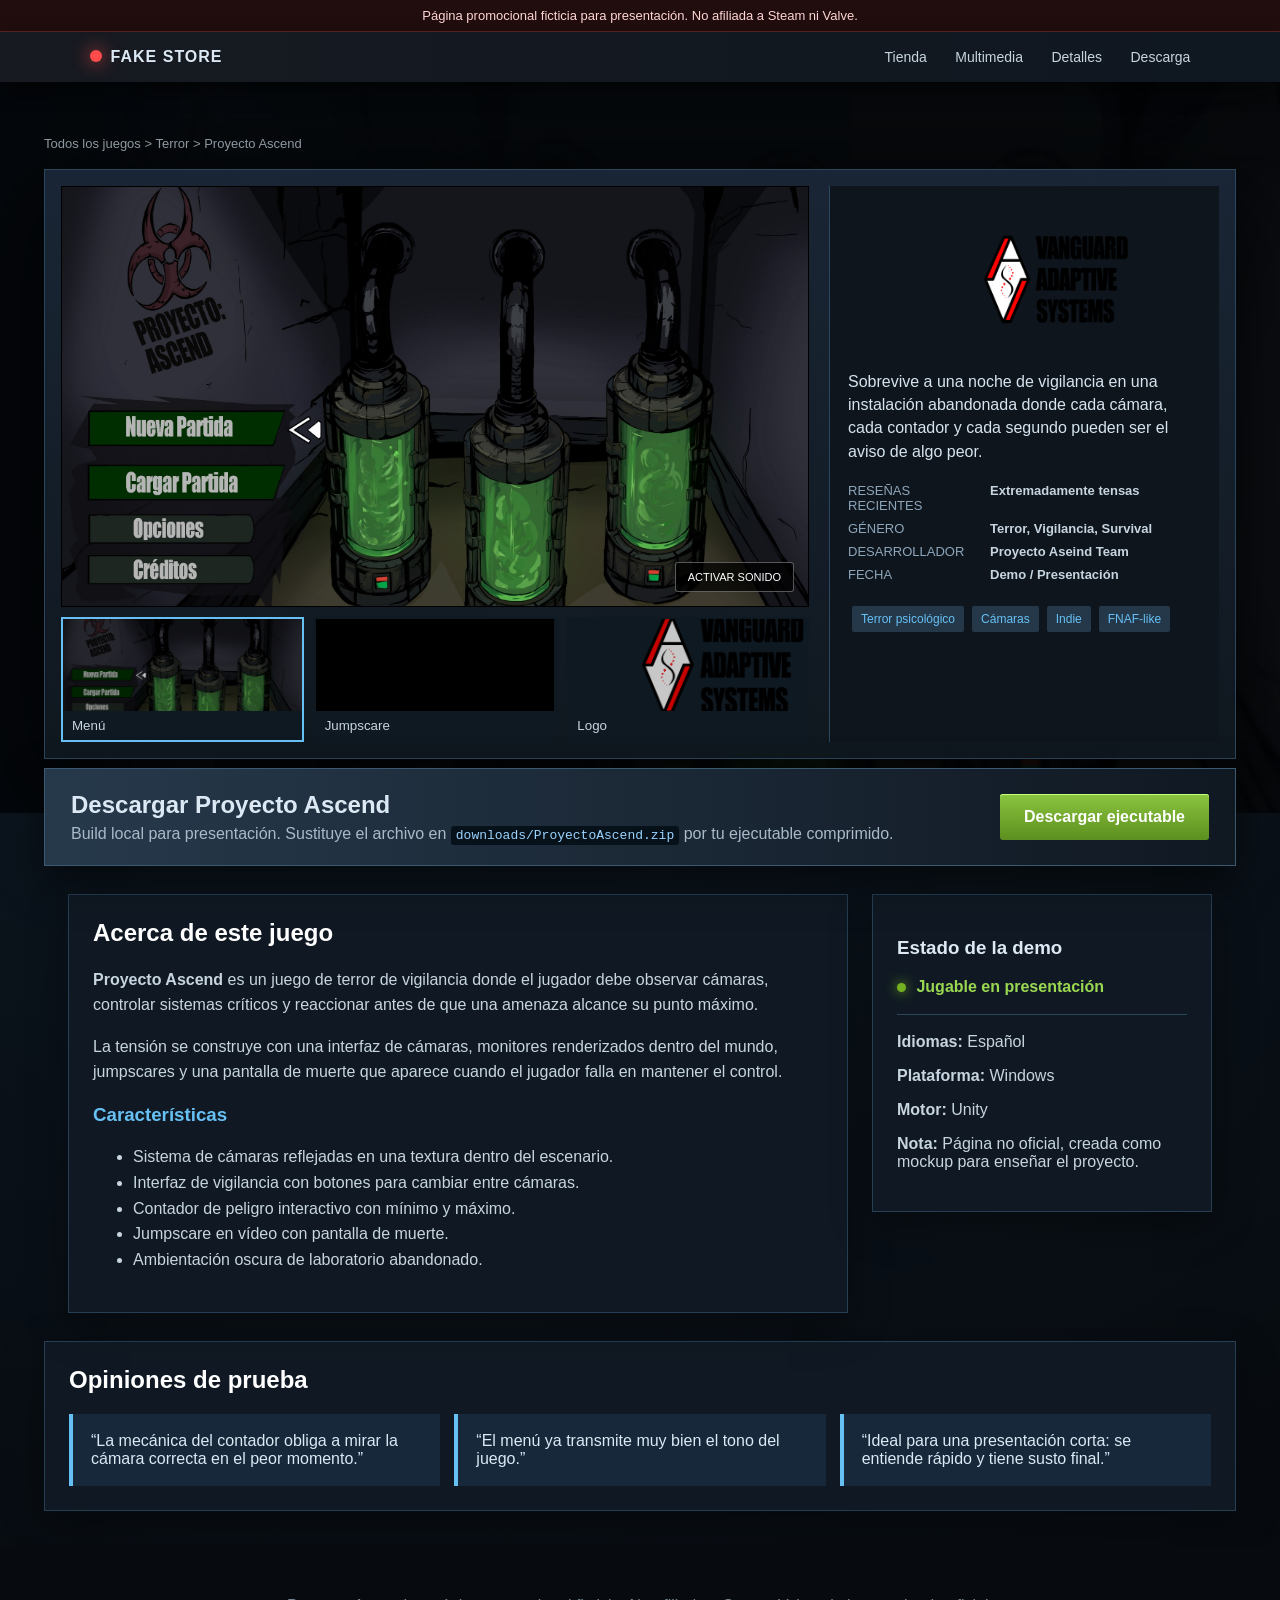
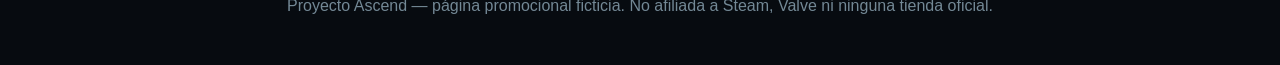
<file: proyecto_ascend_site/index.html>
<!doctype html>
<html lang="es">
<head>
  <meta charset="utf-8" />
  <meta name="viewport" content="width=device-width, initial-scale=1" />
  <title>Proyecto Ascend — Página promocional no oficial</title>
  <meta name="description" content="Página promocional no oficial de Proyecto Ascend, juego de terror inspirado en vigilancia, tensión y supervivencia." />
  <link rel="stylesheet" href="styles.css" />
</head>
<body>
  <div class="top-disclaimer">Página promocional ficticia para presentación. No afiliada a Steam ni Valve.</div>

  <header class="store-header">
    <div class="brand"><span class="brand-dot"></span>FAKE STORE</div>
    <nav>
      <a href="#overview">Tienda</a>
      <a href="#media">Multimedia</a>
      <a href="#features">Detalles</a>
      <a href="#download">Descarga</a>
    </nav>
  </header>

  <main>
    <section class="hero" id="overview">
      <div class="hero-bg"></div>
      <div class="hero-content">
        <div class="breadcrumbs">Todos los juegos &gt; Terror &gt; Proyecto Ascend</div>
        <div class="game-panel">
          <div class="media-column">
            <div class="main-preview" id="mainPreview">
              <img src="assets/menu.jpg" alt="Menú principal de Proyecto Ascend" id="previewImage" />
              <video src="assets/jumpscare.mp4" id="previewVideo" muted playsinline controls poster="assets/jumpscare_frame.jpg"></video>
              <button class="sound-hint" id="soundHint">activar sonido</button>
            </div>
            <div class="thumbs">
              <button class="thumb active" data-type="image" data-src="assets/menu.jpg"><img src="assets/menu.jpg" alt="Vista del menú" /><span>Menú</span></button>
              <button class="thumb" data-type="video" data-src="assets/jumpscare.mp4"><img src="assets/jumpscare_frame.jpg" alt="Preview jumpscare" /><span>Jumpscare</span></button>
              <button class="thumb" data-type="image" data-src="assets/logo.png"><img src="assets/logo.png" alt="Logo Proyecto Ascend" /><span>Logo</span></button>
            </div>
          </div>

          <aside class="info-column">
            <img class="logo" src="assets/logo.png" alt="Logo de Proyecto Ascend" />
            <p class="short-desc">Sobrevive a una noche de vigilancia en una instalación abandonada donde cada cámara, cada contador y cada segundo pueden ser el aviso de algo peor.</p>
            <div class="meta-grid">
              <span>Reseñas recientes</span><b>Extremadamente tensas</b>
              <span>Género</span><b>Terror, Vigilancia, Survival</b>
              <span>Desarrollador</span><b>Proyecto Aseind Team</b>
              <span>Fecha</span><b>Demo / Presentación</b>
            </div>
            <div class="tags"><span>Terror psicológico</span><span>Cámaras</span><span>Indie</span><span>FNAF-like</span></div>
          </aside>
        </div>
      </div>
    </section>

    <section class="purchase-box" id="download">
      <div>
        <h2>Descargar Proyecto Ascend</h2>
        <p>Build local para presentación. Sustituye el archivo en <code>downloads/ProyectoAscend.zip</code> por tu ejecutable comprimido.</p>
      </div>
      <a class="download-btn" href="downloads/ProyectoAscend.zip" download>Descargar ejecutable</a>
    </section>

    <section class="content-grid">
      <article class="description">
        <h2>Acerca de este juego</h2>
        <p><strong>Proyecto Ascend</strong> es un juego de terror de vigilancia donde el jugador debe observar cámaras, controlar sistemas críticos y reaccionar antes de que una amenaza alcance su punto máximo.</p>
        <p>La tensión se construye con una interfaz de cámaras, monitores renderizados dentro del mundo, jumpscares y una pantalla de muerte que aparece cuando el jugador falla en mantener el control.</p>
        <h3 id="features">Características</h3>
        <ul>
          <li>Sistema de cámaras reflejadas en una textura dentro del escenario.</li>
          <li>Interfaz de vigilancia con botones para cambiar entre cámaras.</li>
          <li>Contador de peligro interactivo con mínimo y máximo.</li>
          <li>Jumpscare en vídeo con pantalla de muerte.</li>
          <li>Ambientación oscura de laboratorio abandonado.</li>
        </ul>
      </article>

      <aside class="side-card">
        <h3>Estado de la demo</h3>
        <div class="status"><span></span> Jugable en presentación</div>
        <hr />
        <p><b>Idiomas:</b> Español</p>
        <p><b>Plataforma:</b> Windows</p>
        <p><b>Motor:</b> Unity</p>
        <p><b>Nota:</b> Página no oficial, creada como mockup para enseñar el proyecto.</p>
      </aside>
    </section>

    <section class="fake-reviews">
      <h2>Opiniones de prueba</h2>
      <div class="reviews">
        <blockquote>“La mecánica del contador obliga a mirar la cámara correcta en el peor momento.”</blockquote>
        <blockquote>“El menú ya transmite muy bien el tono del juego.”</blockquote>
        <blockquote>“Ideal para una presentación corta: se entiende rápido y tiene susto final.”</blockquote>
      </div>
    </section>
  </main>

  <footer>
    <p>Proyecto Ascend — página promocional ficticia. No afiliada a Steam, Valve ni ninguna tienda oficial.</p>
  </footer>

  <script src="script.js"></script>
</body>
</html>
</file>
<file: proyecto_ascend_site/styles.css>
:root{--bg:#0b141d;--panel:#16202c;--panel2:#1f3041;--text:#dce9f5;--muted:#8ea6ba;--blue:#66c0f4;--green:#75b022;--green2:#588a1b;--line:#2a475e;--warn:#ff4b4b}*{box-sizing:border-box}html{scroll-behavior:smooth}body{margin:0;font-family:Arial,Helvetica,sans-serif;background:radial-gradient(circle at 30% 0,#1b3041 0,#0b141d 45%,#06090d 100%);color:var(--text)}.top-disclaimer{background:#210d0d;color:#ffd6d6;text-align:center;font-size:13px;padding:8px;border-bottom:1px solid #5e2525}.store-header{position:sticky;top:0;z-index:10;display:flex;justify-content:space-between;align-items:center;padding:16px 7vw;background:linear-gradient(90deg,#171a21,#0f1720);box-shadow:0 8px 20px #0008}.brand{font-weight:800;letter-spacing:1px}.brand-dot{display:inline-block;width:12px;height:12px;background:var(--warn);border-radius:50%;margin-right:9px;box-shadow:0 0 18px var(--warn)}nav a{color:#c7d5e0;text-decoration:none;margin-left:24px;font-size:14px}nav a:hover{color:white}.hero{position:relative;min-height:680px;overflow:hidden}.hero-bg{position:absolute;inset:0;background:linear-gradient(90deg,#081018 0%,#081018cc 37%,#08101870 100%),url('assets/menu.jpg') center/cover;filter:blur(2px) brightness(.45);transform:scale(1.04)}.hero-content{position:relative;max-width:1240px;margin:0 auto;padding:54px 24px}.breadcrumbs{color:#8f98a0;margin-bottom:18px;font-size:13px}.game-panel{display:grid;grid-template-columns:minmax(0,2fr) 390px;gap:20px;background:linear-gradient(180deg,#1b2838ee,#101820ee);border:1px solid #2a475e;box-shadow:0 25px 90px #000c;padding:16px}.main-preview{position:relative;aspect-ratio:16/9;background:#000;overflow:hidden;border:1px solid #000}.main-preview img,.main-preview video{width:100%;height:100%;object-fit:cover;display:block}.main-preview video{display:none}.sound-hint{position:absolute;right:14px;bottom:14px;background:#000b;color:white;border:1px solid #ffffff55;padding:8px 12px;border-radius:3px;text-transform:uppercase;font-size:11px;cursor:pointer}.thumbs{display:grid;grid-template-columns:repeat(3,1fr);gap:10px;margin-top:10px}.thumb{position:relative;border:2px solid transparent;background:#0f1922;padding:0;cursor:pointer;color:white;text-align:left;overflow:hidden}.thumb.active{border-color:var(--blue)}.thumb img{width:100%;height:92px;object-fit:cover;display:block;filter:brightness(.78)}.thumb span{display:block;padding:7px 9px;color:#c7d5e0}.info-column{background:#0e151d;padding:18px;border-left:1px solid #2a475e}.logo{display:block;max-width:230px;max-height:150px;margin:0 auto 14px;object-fit:contain}.short-desc{line-height:1.45;color:#d6e4ef}.meta-grid{display:grid;grid-template-columns:130px 1fr;gap:8px 12px;font-size:13px;margin:20px 0}.meta-grid span{color:var(--muted);text-transform:uppercase}.meta-grid b{color:#c7d5e0}.tags span{display:inline-block;background:#24384a;color:#67c1f5;padding:6px 9px;margin:4px;border-radius:2px;font-size:12px}.purchase-box{max-width:1192px;margin:-45px auto 28px;position:relative;z-index:2;background:linear-gradient(90deg,#26394b,#101822);border:1px solid #3b5a72;padding:22px 26px;display:flex;align-items:center;justify-content:space-between;gap:18px;box-shadow:0 16px 40px #0008}.purchase-box h2{margin:0 0 6px}.purchase-box p{margin:0;color:#a9bac9}.download-btn{white-space:nowrap;text-decoration:none;color:white;background:linear-gradient(#8bc53f,#5c8f1f);padding:14px 24px;border-radius:3px;font-weight:700;box-shadow:inset 0 1px #c7ff7f}.download-btn:hover{background:linear-gradient(#9bd852,#6fa829)}code{background:#07111a;color:#9ad4ff;padding:2px 5px;border-radius:3px}.content-grid{max-width:1192px;margin:0 auto;display:grid;grid-template-columns:minmax(0,2fr) 340px;gap:24px;padding:0 24px}.description,.side-card,.fake-reviews{background:#101923;border:1px solid #263f55;padding:24px;box-shadow:0 12px 40px #0005}.description h2,.fake-reviews h2{color:#fff;margin-top:0}.description p,.description li{color:#c7d5e0;line-height:1.6}.description h3{color:#66c0f4}.side-card{height:max-content}.status{color:#9bd852;font-weight:700}.status span{display:inline-block;width:9px;height:9px;background:#75b022;border-radius:50%;box-shadow:0 0 12px #75b022;margin-right:6px}.side-card hr{border:0;border-top:1px solid #2a475e;margin:18px 0}.side-card p{color:#c7d5e0}.fake-reviews{max-width:1192px;margin:28px auto;padding:24px}.reviews{display:grid;grid-template-columns:repeat(3,1fr);gap:14px}.reviews blockquote{margin:0;background:#16283a;border-left:4px solid #66c0f4;padding:18px;color:#dce9f5}footer{padding:34px;text-align:center;color:#738895;background:#070b10;margin-top:36px}@media(max-width:900px){.game-panel,.content-grid{grid-template-columns:1fr}.purchase-box{margin:20px 24px;flex-direction:column;align-items:flex-start}.reviews{grid-template-columns:1fr}nav{display:none}.info-column{border-left:0}.hero{min-height:auto}}
</file>
